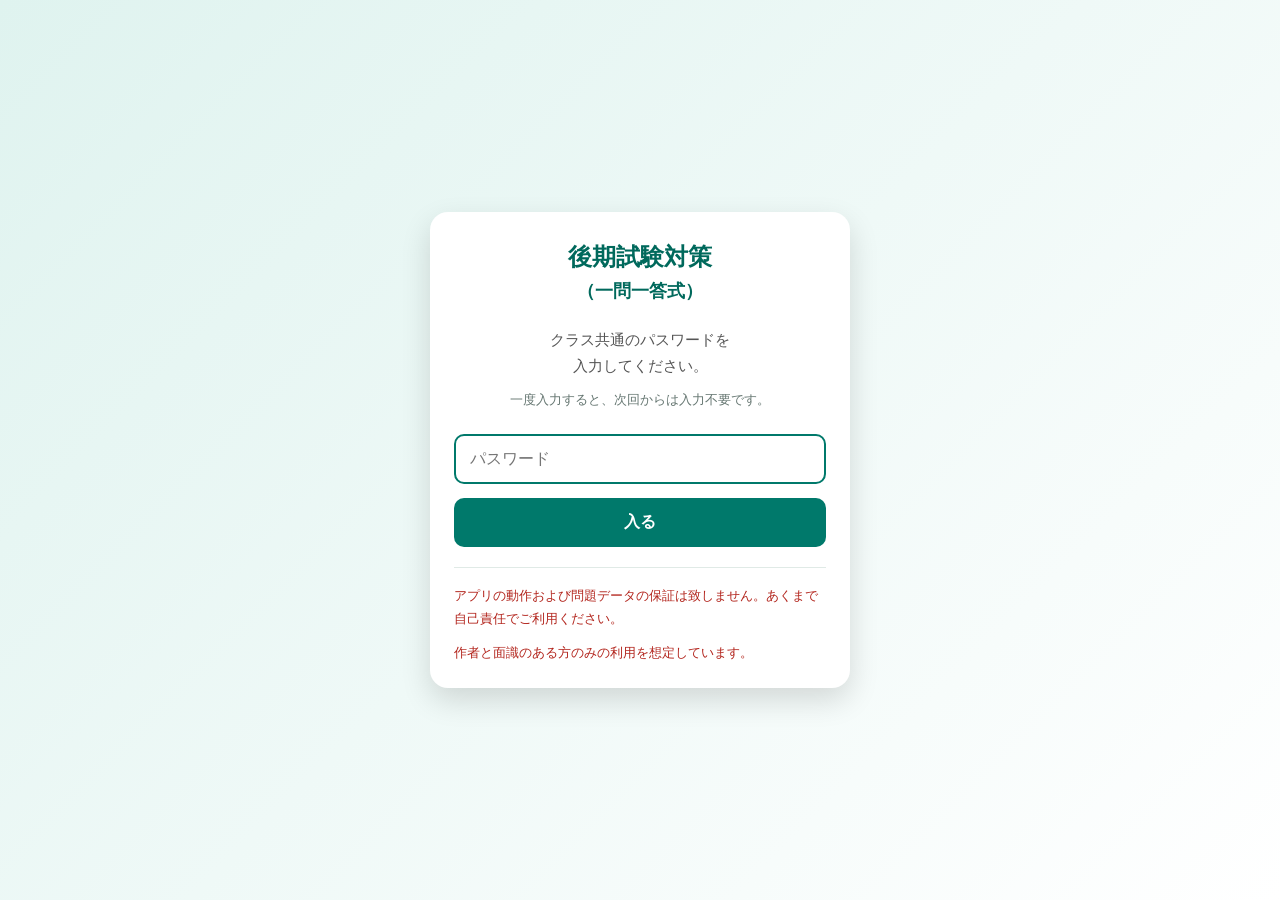
<file: index.html>
<!DOCTYPE html>
<html lang="ja" class="app-loading">
<head>

<!-- Google tag (gtag.js) -->
<script async src="https://www.googletagmanager.com/gtag/js?id=G-ELKN6ZGJD6"></script>
<script>
  window.dataLayer = window.dataLayer || [];
  function gtag(){dataLayer.push(arguments);}
  gtag('js', new Date());
  gtag('config', 'G-ELKN6ZGJD6');
</script>

<!-- PASSWORD_GUARD_VERSION: 2026c1_fixed2 -->
<meta charset="UTF-8">
<meta name="viewport" content="width=device-width, initial-scale=1.0">
<title>後期試験対策</title>
<link rel="manifest" href="/shef-quiz-kouki/manifest.json">
<link rel="apple-touch-icon" sizes="180x180" href="/shef-quiz-kouki/apple-touch-icon-20260917-new.png">
<meta name="apple-mobile-web-app-capable" content="yes">
<meta name="apple-mobile-web-app-status-bar-style" content="default">
<meta name="apple-mobile-web-app-title" content="大調非公認アプリ">
<meta http-equiv="Cache-Control" content="no-cache, no-store, must-revalidate">
<meta http-equiv="Pragma" content="no-cache">
<meta http-equiv="Expires" content="0">
<link id="appStylesheet" rel="stylesheet" href="style.css">
<meta name="theme-color" content="#00796b">
<style>
html.app-loading body:not(.auth-locked) .container { visibility: hidden !important; }
html.app-loading body.auth-locked #passwordGate { visibility: visible !important; }
body.auth-locked .container { display: none !important; }
#passwordGate { min-height:100vh; display:flex; align-items:center; justify-content:center; padding:24px; box-sizing:border-box; background:linear-gradient(135deg,#dff3ef,#ffffff); }
.password-card { width:100%; max-width:420px; background:#ffffff; border-radius:18px; padding:28px 24px 24px; box-shadow:0 12px 30px rgba(0,0,0,.14); text-align:center; color:#18302d; }
.password-card h1 { margin:0 0 22px; font-size:24px; line-height:1.4; color:#00695c; }
.password-card .password-subtitle { display:block; margin-top:6px; font-size:18px; }
.password-card p { margin:0; color:#555; line-height:1.75; word-break:normal; line-break:strict; overflow-wrap:break-word; }
.password-card .password-intro { margin-bottom:10px; font-size:15px; }
.password-intro span { display:block; }
.password-card .password-help { margin-bottom:22px; font-size:13px; color:#667772; }
.password-help span { display:inline-block; }
.password-card .password-notice { margin-top:20px; padding-top:16px; border-top:1px solid #e0eae6; text-align:left; }
.password-card .password-notice p { color:#b3261e; font-size:13px; line-height:1.8; text-wrap:pretty; }
.password-card .password-notice p + p { margin-top:10px; }
@media (max-width:360px) {
  #passwordGate { padding:16px; }
  .password-card { padding:24px 20px 20px; }
  .password-card h1 { font-size:22px; }
}
#passwordInput { width:100%; box-sizing:border-box; padding:14px; font-size:16px; border:2px solid #9ccfc6; border-radius:10px; outline:none; }
#passwordInput:focus { border-color:#00796b; }
#loginBtn { width:100%; margin-top:14px; padding:14px; font-size:16px; font-weight:bold; color:#fff; background:#00796b; border:none; border-radius:10px; cursor:pointer; }
#loginBtn:hover { opacity:.9; }
#passwordError { margin-top:12px; color:#d32f2f; font-weight:bold; font-size:14px; }
#passwordError:empty { display:none; }
body.auth-locked #passwordGate { display:flex !important; }
body.auth-locked #themeToggle, body.auth-locked #quizArea, body.auth-locked #categoryArea, body.auth-locked #statsArea { display:none !important; }
body:not(.auth-locked) #passwordGate { display:none !important; }
</style>
<script>
document.addEventListener('DOMContentLoaded', function () {
  const AUTH_VERSION = 'v1';
  const AUTH_KEY = 'koukiShefQuizAuthenticatedVersion';
  const PASSWORD_HASH = '8fdc980de40254731422ea0e5ca7711b1dbfdc1279aa105863bb4b7db79f100e';
  const body = document.body;
  function isAuthenticated(){ return localStorage.getItem(AUTH_KEY) === AUTH_VERSION; }
  function unlockApp(){ body.classList.remove('auth-locked'); }
  function lockApp(){ body.classList.add('auth-locked'); }
  async function sha256(text){ const data=new TextEncoder().encode(text); const hashBuffer=await crypto.subtle.digest('SHA-256',data); return Array.from(new Uint8Array(hashBuffer)).map(function(b){return b.toString(16).padStart(2,'0');}).join(''); }
  async function checkPassword(){ const input=document.getElementById('passwordInput'); const error=document.getElementById('passwordError'); const password=input.value; error.textContent=''; if(!password){error.textContent='パスワードを入力してください。';return;} try{const inputHash=await sha256(password); if(inputHash===PASSWORD_HASH){localStorage.setItem(AUTH_KEY,AUTH_VERSION);input.value='';unlockApp();}else{error.textContent='パスワードが違います。';input.select();}}catch(e){error.textContent='このブラウザでは認証処理が使えません。Chromeなどで開いてください。';} }
  if(isAuthenticated()) unlockApp(); else {lockApp();setTimeout(function(){const input=document.getElementById('passwordInput');if(input)input.focus();},100);}
  const loginBtn=document.getElementById('loginBtn'); const passwordInput=document.getElementById('passwordInput'); if(loginBtn)loginBtn.addEventListener('click',checkPassword); if(passwordInput)passwordInput.addEventListener('keydown',function(event){if(event.key==='Enter')checkPassword();});
});
</script>
<script>
(function(){const KEY='koukiShefQuizCacheCleanup_20260906_1';if(sessionStorage.getItem(KEY))return;sessionStorage.setItem(KEY,'1');const jobs=[];if('serviceWorker'in navigator)jobs.push(navigator.serviceWorker.getRegistrations().then(rs=>Promise.all(rs.map(r=>r.unregister()))).catch(()=>{}));if('caches'in window)jobs.push(caches.keys().then(ks=>Promise.all(ks.map(k=>caches.delete(k)))).catch(()=>{}));Promise.all(jobs).then(()=>{if(navigator.serviceWorker&&navigator.serviceWorker.controller)location.reload();});})();
</script>
</head>
<body class="auth-locked">
<noscript><div style="padding:16px;color:#b00020;font-weight:bold;text-align:center;">このアプリを使うにはJavaScriptを有効にしてください。</div></noscript>
<div id="passwordGate">
  <div class="password-card">
    <h1>後期試験対策<span class="password-subtitle">（一問一答式）</span></h1>
    <p class="password-intro"><span>クラス共通のパスワードを</span><span>入力してください。</span></p>
    <p class="password-help"><span>一度入力すると、</span><span>次回からは入力不要です。</span></p>
    <input type="password" id="passwordInput" placeholder="パスワード" autocomplete="current-password" aria-label="パスワード">
    <button id="loginBtn" type="button">入る</button>
    <div id="passwordError" aria-live="polite"></div>
    <div class="password-notice">
      <p>アプリの動作および問題データの保証は致しません。あくまで自己責任でご利用ください。</p>
      <p>作者と面識のある方のみの利用を想定しています。</p>
    </div>
  </div>
</div>
<div class="container"><details id="quizSettings" class="quiz-settings">
  <summary>⚙ 設定 <span id="autoMasterStatus" class="settings-status">自動で覚えた：オフ</span></summary>
  <label class="auto-master-setting" for="autoMasterToggle">
    <span>正解した問題を自動で「覚えた」にする</span>
    <input type="checkbox" id="autoMasterToggle" role="switch" aria-describedby="autoMasterHelp">
  </label>
  <p id="autoMasterHelp">オンにすると、正解した問題は次回の出題から外れます。途中でも変更でき、次の採点から適用されます。自動登録後も「覚えた済み」ボタンで解除できます。</p>
<label class="auto-master-setting" for="darkModeToggle">
    <span>ダークモード</span>
    <input type="checkbox" id="darkModeToggle" role="switch">
  </label>
</details><div id="statsArea"></div><div id="categoryArea"></div><div id="quizArea" style="display:none;"><h2 id="categoryTitle"></h2><div id="progress"></div><h3 id="question"></h3><div id="imageArea"></div><div id="choices"></div><div id="result"></div><button class="nextBtn" id="submitBtn">回答する</button><button id="masterBtn">✓ 覚えた</button><button class="nextBtn" id="nextBtn" style="display:none;">次の問題へ</button><div id="explanation"></div><button class="nextBtn" id="nextBtnBottom" style="display:none;">次の問題へ</button><button class="backBtn" id="backCategoryBtn">カテゴリ選択へ戻る</button></div></div>
<script>
(async function bootstrapQuizApp(){
  const VERSION_STORAGE_KEY="koukiShefQuizServerVersion"; const CHECK_INTERVAL_MS=5*60*1000;
  const assetFiles=["data/eiyougaku.js","data/eiyougaku_20260922_meals10.js","data/eiyougaku_20260929_appetite10.js","data/eiyougaku_20261007_digestion10.js","data/eiyougaku_20261013_hormones_digestion10.js","data/eiyougaku_20261020_absorption_metabolism10.js","data/eiyougaku_20261103_energy10.js","data/eiyougaku_20261111_dri_health10.js", "data/eiyougaku_20261121_clinical_nutrition_obesity5.js","data/eiyougaku_20261124_diabetes_dyslipidemia10.js","data/syokuhingaku.js","data/syokuhingaku_20261013_meat_processing16.js","data/syokuhingaku_20261020_sake_tea19.js","data/syokuhingaku_20260915_dairy19.js","data/syokuhingaku_20260922_fish14.js","data/syokuhingaku_20260929_seafood17.js","data/syokuhingaku_20261007_meat17.js","data/syokuhingaku_20261107_soysauce8.js","data/syokuhingaku_20261107_sauce_umami7.js","data/syokuhingaku_20261111_oils_preservation19.js", "data/syokuhingaku_20261121_gelling_agents21.js","data/syokuhingaku_20261124_leavening_labeling17.js","data/foodsafety.js","data/foodsafety_20261013_laws20.js","data/foodsafety_20261020_risk_law20.js","data/foodsafety_20261103_labeling20.js","data/foodsafety_20261113_labeling_updates20.js","data/foodsafety_20261121_jas_law_administration20.js","data/foodsafety_20261124_microbial_control20.js","data/foodsafety_20260922_additives20.js","data/foodsafety_20260929_toxic_elements20.js","data/foodsafety_20260915.js","data/foodsafety_20261007_radiation20.js","data/healthylife.js","data/healthylife_20260915_workenv10.js","data/healthylife_20260922_review6.js","data/healthylife_20260929_climate10.js","data/healthylife_20261007_water_housing10.js","data/healthylife_20261013_radiation_pollution10.js","data/healthylife_20261020_sdg_environment5.js","data/healthylife_20261103_review6.js","data/healthylife_20261111_health_promotion10.js", "data/healthylife_20261121_communication_food_labels10.js","data/healthylife_20261124_mental_health_shokuiku9.js","data/choririron_global.js","data/choririron_global_20261013_halal25.js","data/choririron_global_20261014_halal_cooking25.js","data/choririron_global_20261020_halal_operations25.js","data/choririron_global_20261103_glutenfree25.js","data/choririron_global_20261111_glutenfree_safety25.js","data/choririron_global_20261121_glutenfree_business25.js","data/choririron_global_20261124_world_cuisine25.js","data/choririron_global_20260929_creativity25.js","data/choririron_global_vegan.js","data/choririron_global_20260922_vegan25.js","data/choririron.js","data/choririron_20261013_service_allergy20.js","data/choririron_20261020_menu_planning20.js","data/choririron_20261020_institutional_meals20.js","data/choririron_20261103_hospitality20.js","data/choririron_20261103_professional_manners20.js","data/choririron_20261111_language_telephone20.js","data/choririron_20261111_guest_service_washitsu20.js","data/choririron_20261121_western_chinese_service20.js","data/choririron_20261121_dining_space_color20.js","data/choririron_20261124_complaint_handling20.js","data/choririron_20261124_foodservice_industry20.js","data/choririron_20261013_bulk_cooking20.js","data/choririron_20260929_cooksystems20.js","data/choririron_20260929_review15.js","data/choririron_20260915_20.js","data/choririron_20260915_energy20.js","data/choririron_20260922_gas_steam20.js","data/choririron_20260922_design_allergy20.js","data/choririron_20261007_groupcooking20.js","data/choririron_20261007_management20.js"];
  async function getServerVersion(){const response=await fetch(`version.json?t=${Date.now()}`,{cache:"no-store",headers:{"Cache-Control":"no-cache"}});if(!response.ok)throw new Error(`version.json: ${response.status}`);const data=await response.json();if(!data.version)throw new Error("versionが設定されていません");return String(data.version);}
  async function clearBrowserCaches(){try{if("serviceWorker"in navigator){const registrations=await navigator.serviceWorker.getRegistrations();await Promise.all(registrations.map(registration=>registration.unregister()));}if("caches"in window){const names=await caches.keys();await Promise.all(names.map(name=>caches.delete(name)));}}catch(error){console.warn("キャッシュ削除に失敗しました",error);}}
  // 全ファイルを同時に取得し、async=falseで元の順序どおりに実行する。
  function loadScript(src){return new Promise((resolve,reject)=>{const script=document.createElement("script");script.src=src;script.async=false;script.onload=resolve;script.onerror=()=>reject(new Error(`${src} を読み込めませんでした`));document.body.appendChild(script);});}
  let serverVersion;try{serverVersion=await getServerVersion();}catch(error){console.warn("更新番号を取得できなかったため、保存済み番号で起動します",error);serverVersion=localStorage.getItem(VERSION_STORAGE_KEY)||"fallback-1";}
  const savedVersion=localStorage.getItem(VERSION_STORAGE_KEY);
  if(savedVersion&&savedVersion!==serverVersion){
    await clearBrowserCaches();
    // Reload the document itself before loading scripts: an old document carries an old assetFiles list.
    const reloadKey="koukiShellRefresh_"+serverVersion;
    if(sessionStorage.getItem(reloadKey)!=="done"){
      sessionStorage.setItem(reloadKey,"done");
      const refreshed=new URL(location.href);
      refreshed.searchParams.set("appVersion",serverVersion);
      refreshed.searchParams.set("shellRefresh",String(Date.now()));
      location.replace(refreshed.toString());
      return;
    }
  }
  window.__APP_SERVER_VERSION__=serverVersion;const encodedVersion=encodeURIComponent(serverVersion);const stylesheet=document.getElementById("appStylesheet");if(stylesheet)stylesheet.href=`style.css?v=${encodedVersion}`;
  try{await Promise.all(assetFiles.map(file=>loadScript(`${file}?v=${encodedVersion}`)));await loadScript(`app_core.js?v=${encodedVersion}`);localStorage.setItem(VERSION_STORAGE_KEY,serverVersion);requestAnimationFrame(()=>{document.documentElement.classList.remove("app-loading");});}catch(error){console.error(error);document.body.insertAdjacentHTML("afterbegin",'<div style="padding:14px;background:#b71c1c;color:white;text-align:center;font-weight:bold;">最新版の読み込みに失敗しました。通信状態を確認して再読み込みしてください。</div>');document.documentElement.classList.remove("app-loading");return;}
  let checking=false;async function checkForServerUpdate(){if(checking)return;checking=true;try{const latestVersion=await getServerVersion();if(latestVersion!==serverVersion){await clearBrowserCaches();localStorage.setItem(VERSION_STORAGE_KEY,latestVersion);const url=new URL(location.href);url.searchParams.set("appVersion",latestVersion);location.replace(url.toString());}}catch(error){console.warn("更新確認に失敗しました",error);}finally{checking=false;}}
  document.addEventListener("visibilitychange",()=>{if(document.visibilityState==="visible")checkForServerUpdate();});window.addEventListener("pageshow",checkForServerUpdate);setInterval(checkForServerUpdate,CHECK_INTERVAL_MS);
})();
</script>
</body>
</file>
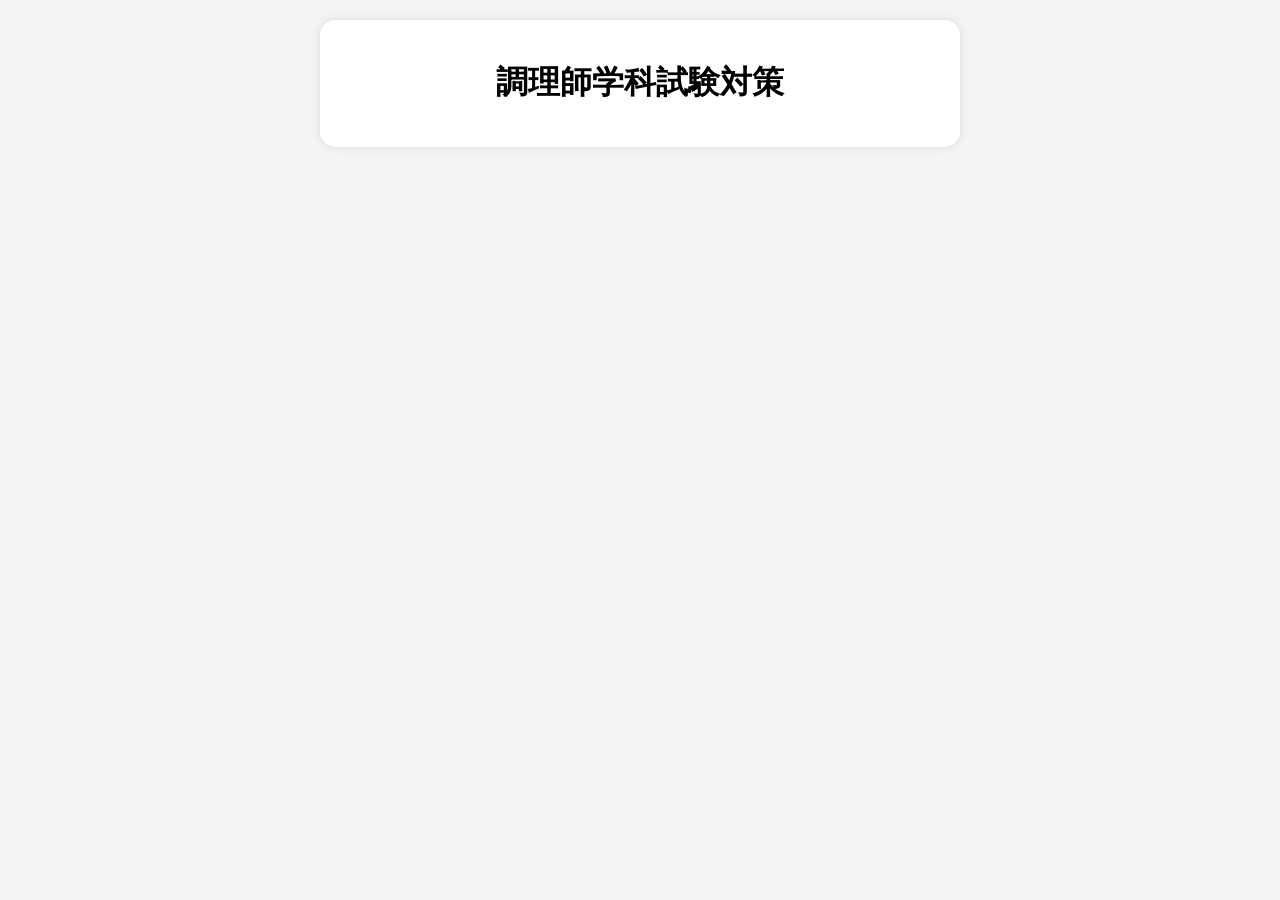
<file: quiz.html>
<!DOCTYPE html>
<html lang="ja">
<head>
<meta charset="UTF-8">
<meta name="viewport" content="width=device-width, initial-scale=1.0">
<title>調理師学科試験対策</title>

<style>
body{
    margin:0;
    padding:20px;
    font-family:sans-serif;
    background:#f4f4f4;
}

.container{
    max-width:600px;
    margin:auto;
    background:white;
    border-radius:15px;
    padding:20px;
    box-shadow:0 0 10px rgba(0,0,0,0.1);
}

h1{
    text-align:center;
}

button{
    width:100%;
    padding:14px;
    margin-top:10px;
    border:none;
    border-radius:10px;
    font-size:16px;
    cursor:pointer;
}

.choice{
    background:#e0e0e0;
}

.choice:hover{
    opacity:0.8;
}
.selected{
    background:#90CAF9;
}
.correct{
    background:#4CAF50;
    color:white;
}

.wrong{
    background:#f44336;
    color:white;
}

.nextBtn{
    background:#2196F3;
    color:white;
}

.categoryBtn{
    background:#673AB7;
    color:white;
}

#score{
    font-size:20px;
    margin-top:20px;
    text-align:center;
}

#explanation{
    margin-top:15px;
    background:#f9f9f9;
    padding:10px;
    border-left:5px solid #4CAF50;
    line-height:1.5;
}
</style>
</head>

<body>

<div class="container">

<h1>調理師学科試験対策</h1>

<div id="categoryArea"></div>

<div id="quizArea" style="display:none;">

<h2 id="categoryTitle"></h2>

<div id="progress"></div>

<h3 id="question"></h3>

<div id="choices"></div>

<div id="result"></div>

<div id="explanation"></div>

<button class="nextBtn"
id="submitBtn"
onclick="submitAnswer()">
回答する
</button>

<button class="nextBtn"
id="nextBtn"
onclick="nextQuestion()"
style="display:none;">
次の問題へ
</button>

</div>

<div id="score"></div>

</div>

<script src="questions.js"></script>

<script>

let currentQuiz = 0;
let score = 0;
let quizList = [];
let wrongQuestions = [];

function shuffle(array){
    return array.sort(() => Math.random() - 0.5);
}

function loadCategories(){

    const categories = [...new Set(questions.map(q => q.category))];

    const area = document.getElementById("categoryArea");

    area.innerHTML = "<h2>カテゴリ選択</h2>";

    categories.forEach(category => {

        const btn = document.createElement("button");
        btn.className = "categoryBtn";
        btn.innerText = category;

        btn.onclick = () => startQuiz(category);

        area.appendChild(btn);

    });

}

function startQuiz(category){

    quizList = questions.filter(q => q.category === category);

    quizList = shuffle(quizList);

    currentQuiz = 0;
    score = 0;
    wrongQuestions = [];

    document.getElementById("categoryArea").style.display = "none";
    document.getElementById("quizArea").style.display = "block";

    document.getElementById("categoryTitle").innerText = category;

    loadQuiz();

}

function loadQuiz(){

    document.getElementById("choices").innerHTML = "";
    document.getElementById("nextBtn").style.display = "none";
    document.getElementById("submitBtn").disabled = false;

    document.getElementById("result").innerHTML = "";
    document.getElementById("explanation").innerHTML = "";

    const quiz = quizList[currentQuiz];

    document.getElementById("progress").innerHTML =
        `${currentQuiz + 1} / ${quizList.length}`;

    document.getElementById("question").innerHTML = quiz.question;

    const choicesDiv = document.getElementById("choices");

    choicesDiv.innerHTML = "";

    quiz.choices.forEach(choice => {

        const btn = document.createElement("button");

        btn.className = "choice";

        btn.innerText = choice.text;

        // ←ここ重要
        btn.onclick = () => {
            btn.classList.toggle("selected");
        };

        choicesDiv.appendChild(btn);

    });

}
function submitAnswer(){

    const quiz = quizList[currentQuiz];

    const buttons = document.querySelectorAll(".choice");

    let selectedChoices = [];

    buttons.forEach((btn, index) => {

        const choice = quiz.choices[index];

        if(btn.classList.contains("selected")){
            selectedChoices.push(choice.text);
        }

    });

    const correctChoices = quiz.choices
        .filter(c => c.correct)
        .map(c => c.text);

    const isCorrect =
        selectedChoices.length === correctChoices.length &&
        selectedChoices.every(c => correctChoices.includes(c));

buttons.forEach((btn, index) => {

    btn.disabled = true;

    const choice = quiz.choices[index];

    const wasSelected =
        btn.classList.contains("selected");

    btn.classList.remove("selected");

    if(choice.correct){
        btn.classList.add("correct");
    }

    if(wasSelected && !choice.correct){
        btn.classList.add("wrong");
    }

});

    if(isCorrect){

        score++;

        document.getElementById("result").innerHTML =
            "⭕ 正解！";

    }else{

        wrongQuestions.push(quiz);

        document.getElementById("result").innerHTML =
            `❌ 不正解！`;
    }

    document.getElementById("explanation").innerHTML =
        "<strong>解説：</strong><br>" +
        quiz.choices
            .filter(c => c.correct)
            .map(c => "・" + c.explanation)
            .join("<br>");

    document.getElementById("nextBtn").style.display = "block";
    document.getElementById("submitBtn").disabled = true;

}

function nextQuestion(){

    currentQuiz++;

    if(currentQuiz < quizList.length){

        loadQuiz();

    }else{

        finishQuiz();

    }

}

function finishQuiz(){

    document.getElementById("quizArea").style.display = "none";

    let html = `
        <h2>終了！</h2>
        <div id="score">
        点数：${score} / ${quizList.length}<br>
        正答率：${Math.round(score / quizList.length * 100)}%
        </div>
    `;

    if(wrongQuestions.length > 0){

        html += `
        <button class="nextBtn" onclick="retryWrongQuestions()">
            間違えた問題を復習
        </button>
        `;

    }

    html += `
        <button class="categoryBtn" onclick="location.reload()">
            カテゴリへ戻る
        </button>
    `;

    document.querySelector(".container").innerHTML = html;

}

function retryWrongQuestions(){

    quizList = shuffle(wrongQuestions);

    currentQuiz = 0;
    score = 0;
    wrongQuestions = [];

    document.querySelector(".container").innerHTML = `
        <div id="quizArea">
        <h2>復習モード</h2>

        <div id="progress"></div>
        <h3 id="question"></h3>
        <div id="choices"></div>
        <div id="result"></div>
        <div id="explanation"></div>

        <button class="nextBtn"
        id="submitBtn"
        onclick="submitAnswer()">
        回答する
        </button>

        <button class="nextBtn"
        id="nextBtn"
        onclick="nextQuestion()"
        style="display:none;">
        次の問題へ
        </button>

        </div>
    `;

    loadQuiz();

}
loadCategories();

</script>

</body>
</html>
</file>
<file: style.css>
:root{
  --bg:#eef8f6;
  --card:#ffffff;
  --text:#18302d;
  --muted:#607d78;
  --border:#bfd8d3;
  --primary:#00796b;
  --primary-strong:#00695c;
  --primary-soft:#d9efeb;
  --accent:#f9a825;
}

body.dark{
  --bg:#101817;
  --card:#182321;
  --text:#f2f7f6;
  --muted:#b5c8c4;
  --border:#405652;
  --primary:#4db6ac;
  --primary-strong:#80cbc4;
  --primary-soft:#203c38;
  --accent:#ffd166;
}

body{
  margin:0;
  padding:20px;
  font-family:sans-serif;
  background:var(--bg);
  color:var(--text);

  transition:
    background 0.3s,
    color 0.3s;
}

.container{
  max-width:700px;
  margin:auto;
  background:var(--card);
  border-radius:15px;
  padding:20px;
  box-shadow:0 4px 12px rgba(0,0,0,0.15);
}

/* ボタン共通 */
button{
  width:100%;
  padding:14px;
  margin-top:10px;

  border:none;
  border-radius:10px;

  font-size:16px;
  cursor:pointer;

  -webkit-tap-highlight-color: transparent;

  transition:
    background 0.2s,
    color 0.2s,
    transform 0.1s,
    opacity 0.2s;
}

button:hover{
  opacity:0.92;
}

/* 選択肢 */
.choice{
  background:#e7f1ef;
  color:#17312e;
  border:1px solid #b8d1cc;

  transition:
    background 0.2s,
    color 0.2s,
    transform 0.1s;
}

.choice:active{
  transform:scale(0.98);
}

/* ダークモード時の選択肢 */
body.dark .choice{
  background:#22302e;
  color:#f4f8f7;
  border:1px solid #4e6661;
}
body.dark .correct{
  background:#4CAF50 !important;
  color:white !important;
  border:2px solid #81C784 !important;
}

body.dark .wrong{
  background:#f44336 !important;
  color:white !important;
  border:2px solid #EF9A9A !important;
}
body.dark .selected{
  background:#00695c !important;
  color:white !important;
  border:2px solid #80cbc4 !important;
  box-shadow:
    0 0 0 2px rgba(128,203,196,0.20),
    0 4px 12px rgba(0,0,0,0.45);
  transform:scale(1.02);
}

/* 回答状態 */
.selected{
  background:#b2dfdb;
  color:#123c36;
  border:2px solid #00796b;
}

.correct{
  background:#4CAF50;
  color:white;
}

.wrong{
  background:#f44336;
  color:white;
}

/* ボタン */
.nextBtn{
  background:#0d7377;
  color:white;
  font-weight:bold;
}

.categoryBtn{
  background:#00796b;
  color:white;
  font-weight:bold;
  border:1px solid #00695c;
}

.categoryBtn:hover{
  background:#00695c;
  opacity:1;
}

body.dark .categoryBtn{
  background:#2b8c82;
  color:#ffffff;
  border-color:#66c2b8;
}

body.dark .categoryBtn:hover{
  background:#36a397;
}

.retryBtn{
  display:block;
  width:100%;

  margin-top:30px;
  padding:16px;

  border:none;
  border-radius:14px;

  background:#ff9800;
  color:white;

  font-size:16px;
  font-weight:bold;
}

body.dark .retryBtn{
  background:#ffb74d;
  color:#222;
}

.backBtn{
  margin-top:20px;
  background:#777;
  color:white;
}

/* ダークモード切替ボタン */
#themeToggle{

  display:block;

  width:100%;
  max-width:250px;

  margin:30px auto 0;

  padding:12px 16px;

  border:none;

  border-radius:999px;

  background:#00796b;

  color:white;

  font-size:14px;

  transition:0.2s;
}

/* 画像 */
img{
  max-width:100%;
  border-radius:10px;
}

/* 解説 */
.mainExplanation{
  margin-top:10px;
  padding:12px;
  background:#edf7f5;
  border:1px solid #c6ded9;
  border-radius:10px;
}

body.dark .mainExplanation{
  background:#1e2d2a;
  color:#f5f8f7;
  border:1px solid #46615b;
  padding:15px;
  border-radius:12px;
  line-height:1.8;
}

.choiceExplanationTitle{
  margin-top:15px;
  font-size:18px;
}

body.dark .choiceExplanationTitle{
  color:#ffd166;
  margin-top:20px;
}

.choiceExplanationItem{
  margin-top:10px;
  padding:10px;
  border-radius:10px;
  background:#f7fbfa;
  border:1px solid #d5e6e2;
  line-height:1.6;
}

body.dark .choiceExplanationItem{
  background:#22312e;
  color:#f4f8f7;
  border:1px solid #455f5a;
  padding:12px;
  margin-top:10px;
  border-radius:10px;
}
body.dark .choice:hover{
  background:#30433f;
  transform:translateY(-1px);
}

/* 間違えた選択肢は赤を優先 */
.selected.wrong{
  background:#f44336 !important;
  color:white !important;
  border:2px solid #EF9A9A !important;

  box-shadow:
    0 0 0 2px rgba(239,154,154,0.25),
    0 4px 12px rgba(0,0,0,0.4);
}

/* ダークモード時 */
body.dark .selected.wrong{
  background:#f44336 !important;
  color:white !important;
  border:2px solid #EF9A9A !important;
}

/* Windows Chrome / password gate layout fix */
html, body { width:100%; min-height:100%; box-sizing:border-box; }
*, *::before, *::after { box-sizing:inherit; }
body.auth-locked { padding:0 !important; overflow-x:hidden; }
body.auth-locked #passwordGate {
  width:100%; min-height:100vh; min-height:100dvh; margin:0;
}
body:not(.auth-locked) #passwordGate {
  display:none !important; pointer-events:none !important; visibility:hidden !important;
}
body:not(.auth-locked) .container { position:relative; z-index:1; }
#backCategoryBtn { position:relative; z-index:5; pointer-events:auto; }


.categoryBtn.predictedCategoryBtn{background:#00897B;color:white;font-weight:bold;}
.categoryBtn.predictedCategoryBtn:hover{background:#00796B;opacity:1;}
body.dark .categoryBtn.predictedCategoryBtn{background:#26A69A;color:#111;}


/* まとめ問題（試験対策）カテゴリ専用 */
.categoryBtn.summaryCategoryBtn{background:#C62828;color:white;font-weight:bold;border:2px solid #FFCDD2;}
.categoryBtn.summaryCategoryBtn:hover{background:#B71C1C;opacity:1;}
body.dark .categoryBtn.summaryCategoryBtn{background:#EF5350;color:#111;border-color:#FFCDD2;}


/* 後期アプリ専用カラーテーマ */
h1, h2, h3{ color:var(--text); }
body.dark .container{ box-shadow:0 5px 18px rgba(0,0,0,0.45); }
.backBtn{ background:#546e7a; }
body.dark .backBtn{ background:#607d8b; color:#fff; }
.retryBtn{ background:#f9a825; color:#2b2100; }
body.dark .retryBtn{ background:#ffd166; color:#251c00; }
#themeToggle{ background:#00695c; color:#fff; border:1px solid #4db6ac; }
body.dark #themeToggle{ background:#2b8c82; color:#fff; border-color:#80cbc4; }

/* カテゴリ画面の学習設定 */
.quiz-settings{
  margin-bottom:16px;
  padding:12px 14px;
  border:1px solid var(--border);
  border-radius:10px;
  background:var(--primary-soft);
}
.quiz-settings summary{
  cursor:pointer;
  min-height:28px;
  line-height:1.7;
  font-weight:bold;
}
.settings-status{
  display:inline-block;
  margin-left:8px;
  color:var(--muted);
  font-size:13px;
  font-weight:normal;
}
.auto-master-setting{
  display:flex;
  align-items:center;
  justify-content:space-between;
  gap:16px;
  min-height:48px;
  margin-top:10px;
  cursor:pointer;
  line-height:1.6;
}
.auto-master-setting input{
  appearance:none;
  -webkit-appearance:none;
  flex-shrink:0;
  width:48px;
  height:28px;
  margin:0;
  padding:3px;
  border:1px solid var(--border);
  border-radius:999px;
  background:#7a8c88;
  cursor:pointer;
}
.auto-master-setting input::before{
  content:"";
  display:block;
  width:20px;
  height:20px;
  border-radius:50%;
  background:white;
  transition:transform .15s;
}
.auto-master-setting input:checked{background:var(--primary);}
.auto-master-setting input:checked::before{transform:translateX(20px);}
.auto-master-setting input:focus-visible{outline:3px solid var(--accent);outline-offset:3px;}
#autoMasterHelp{
  margin:8px 0 0;
  color:var(--muted);
  font-size:13px;
  line-height:1.7;
}
.auto-master-notice{
  margin-top:8px;
  color:var(--primary-strong);
  font-size:14px;
  line-height:1.6;
}

/* カテゴリ画面で対象を選び、覚えた登録を解除する */
.category-master-reset{
  margin-top:18px;
  padding:14px;
  border:1px solid var(--border);
  border-radius:12px;
  background:var(--card-bg);
  text-align:left;
}
.category-master-reset summary{
  cursor:pointer;
  min-height:32px;
  line-height:1.6;
  font-weight:bold;
}
.category-master-reset label{
  display:block;
  margin:12px 0 8px;
}
.category-master-reset select{
  width:100%;
  min-height:44px;
  padding:10px;
  border:1px solid var(--border);
  border-radius:8px;
  background:var(--card-bg);
  color:var(--text);
  font-size:16px;
}
.category-master-reset p{
  margin:12px 0;
  color:var(--muted);
}
.category-master-reset button{
  width:100%;
  min-height:44px;
  margin:0;
}
.category-master-reset button:disabled{
  opacity:.5;
  cursor:default;
}

/* カテゴリ別の学習進捗 */
body.category-screen .container{
  background:transparent;
  box-shadow:none;
}
.category-header{
  position:relative;
  display:flex;
  align-items:center;
  justify-content:space-between;
  gap:12px;
  margin-bottom:16px;
}
.category-header h2{
  margin:0;
  font-size:clamp(20px,5vw,27px);
  line-height:1.5;
  color:var(--primary-strong);
}
.category-header .quiz-settings{
  flex:none;
  margin:0;
  padding:0;
  border:0;
  background:transparent;
}
.category-header .quiz-settings summary{
  display:flex;
  flex-direction:column;
  align-items:center;
  justify-content:center;
  min-width:56px;
  min-height:56px;
  padding:5px 8px;
  border:1px solid var(--border);
  border-radius:12px;
  background:var(--card);
  color:var(--primary-strong);
  font-size:12px;
  line-height:1.25;
  list-style:none;
}
.category-header .quiz-settings summary::-webkit-details-marker{display:none;}
.settings-icon{font-size:25px;line-height:1.15;}
.settings-panel{
  box-sizing:border-box;
  position:absolute;
  top:calc(100% + 8px);
  right:0;
  z-index:10;
  width:min(360px,100%);
  padding:16px;
  border:1px solid var(--border);
  border-radius:14px;
  background:var(--card);
  box-shadow:0 8px 24px rgba(0,0,0,.18);
}
.settings-panel .settings-status{display:block;margin:0 0 8px;}
.settings-panel .auto-master-setting:first-of-type{margin-top:0;}
.category-cards{display:grid;gap:8px;}
.category-cards .categoryBtn{
  display:grid;
  grid-template-columns:minmax(0,1fr) auto;
  gap:3px 10px;
  margin:0;
  padding:10px 14px;
  border:1px solid var(--border);
  border-radius:14px;
  background:var(--card);
  color:var(--text);
  text-align:left;
  box-shadow:0 2px 8px rgba(0,70,60,.04);
}
.category-cards .categoryBtn:hover{background:var(--primary-soft);opacity:1;}
body.dark .category-cards .categoryBtn{background:var(--card);color:var(--text);border-color:var(--border);}
body.dark .category-cards .categoryBtn:hover{background:var(--primary-soft);}
.category-name{
  grid-column:1 / -1;
  font-size:19px;
  font-weight:800;
  color:var(--primary-strong);
  line-height:1.2;
  overflow-wrap:anywhere;
}
.category-counts{
  align-self:center;
  font-size:12px;
  font-weight:normal;
  line-height:1.4;
  color:var(--muted);
}
.category-remaining{
  align-self:center;
  white-space:nowrap;
  color:var(--primary-strong);
  font-size:12px;
}
.category-remaining strong{font-size:25px;line-height:1;font-variant-numeric:tabular-nums;}
.category-chevron{margin-left:6px;font-size:20px;color:var(--muted);}
.category-meter{
  grid-column:1 / -1;
  display:flex;
  align-items:center;
  gap:10px;
  margin-top:1px;
}
.category-meter-label{flex:none;font-size:11px;font-weight:normal;line-height:1.3;color:var(--muted);}
.category-meter-label strong{color:var(--text);}
.category-meter-track{flex:1;min-width:0;height:7px;overflow:hidden;border-radius:99px;background:var(--primary-soft);}
.category-meter-fill{display:block;height:100%;border-radius:inherit;background:var(--primary);}
.category-progress-help{margin:16px 0 0;font-size:13px;line-height:1.7;color:var(--muted);}
.category-master-reset,.category-master-reset select{background:var(--card);}
.category-master-reset button{background:var(--primary-soft);color:var(--text);font-weight:bold;}
button:focus-visible,.quiz-settings summary:focus-visible{outline:3px solid var(--accent);outline-offset:3px;}
@media(max-width:480px){
  body.category-screen{padding:12px;}
  body.category-screen .container{padding:4px;}
  .category-header{margin-bottom:10px;}
  .category-header .quiz-settings summary{min-width:48px;min-height:48px;padding:4px 7px;}
  .settings-icon{font-size:21px;}
  .category-cards{gap:7px;}
  .category-cards .categoryBtn{padding:7px 12px;gap:2px 8px;}
  .category-name{font-size:18px;}
}
@media(max-width:359px){
  .category-counts{font-size:11px;}
  .category-remaining strong{font-size:23px;}
  .category-meter{gap:8px;}
}


/* キーワード学習：通常カテゴリ一覧の下にコンパクトに配置 */
.keyword-study-btn{margin-top:8px;padding:10px 12px;min-height:44px;background:var(--primary-soft);color:var(--primary-strong);border:1px solid var(--border);font-weight:700;text-align:left}
.keyword-panel{padding:12px;border:1px solid var(--border);border-radius:14px;background:var(--card);color:var(--text)}
.keyword-panel h2{margin:0 0 16px;color:var(--primary-strong)}
.keyword-panel form{display:grid;gap:10px}
.keyword-panel form>label{font-weight:700}
.keyword-panel input[type=search],.keyword-panel select{width:100%;min-height:44px;padding:10px;border:1px solid var(--border);border-radius:8px;background:var(--card);color:var(--text);font-size:16px}
.keyword-panel small{color:var(--muted);line-height:1.5}
.keyword-panel fieldset{margin:0;padding:10px;border:1px solid var(--border);border-radius:8px;min-width:0}
.keyword-panel fieldset label{display:block;padding:5px 0}
.keyword-panel input[type=checkbox],.keyword-panel input[type=radio]{accent-color:var(--primary);width:18px;height:18px;vertical-align:middle}
.keyword-panel .keyword-check{font-weight:normal}
#keywordHistory{display:flex;gap:6px;flex-wrap:wrap;align-items:center}
#keywordHistory small{width:100%}
#keywordHistory button{width:auto;max-width:100%;overflow-wrap:anywhere;margin:0;padding:7px 10px;font-size:13px;background:var(--primary-soft);color:var(--text);border:1px solid var(--border)}
#keywordCount{margin:0;padding:10px;background:var(--primary-soft);border-radius:8px;font-size:14px;line-height:1.6;font-weight:700}
#keywordStart{margin:0}
#keywordStart:disabled{opacity:.45;cursor:default}
</file>
